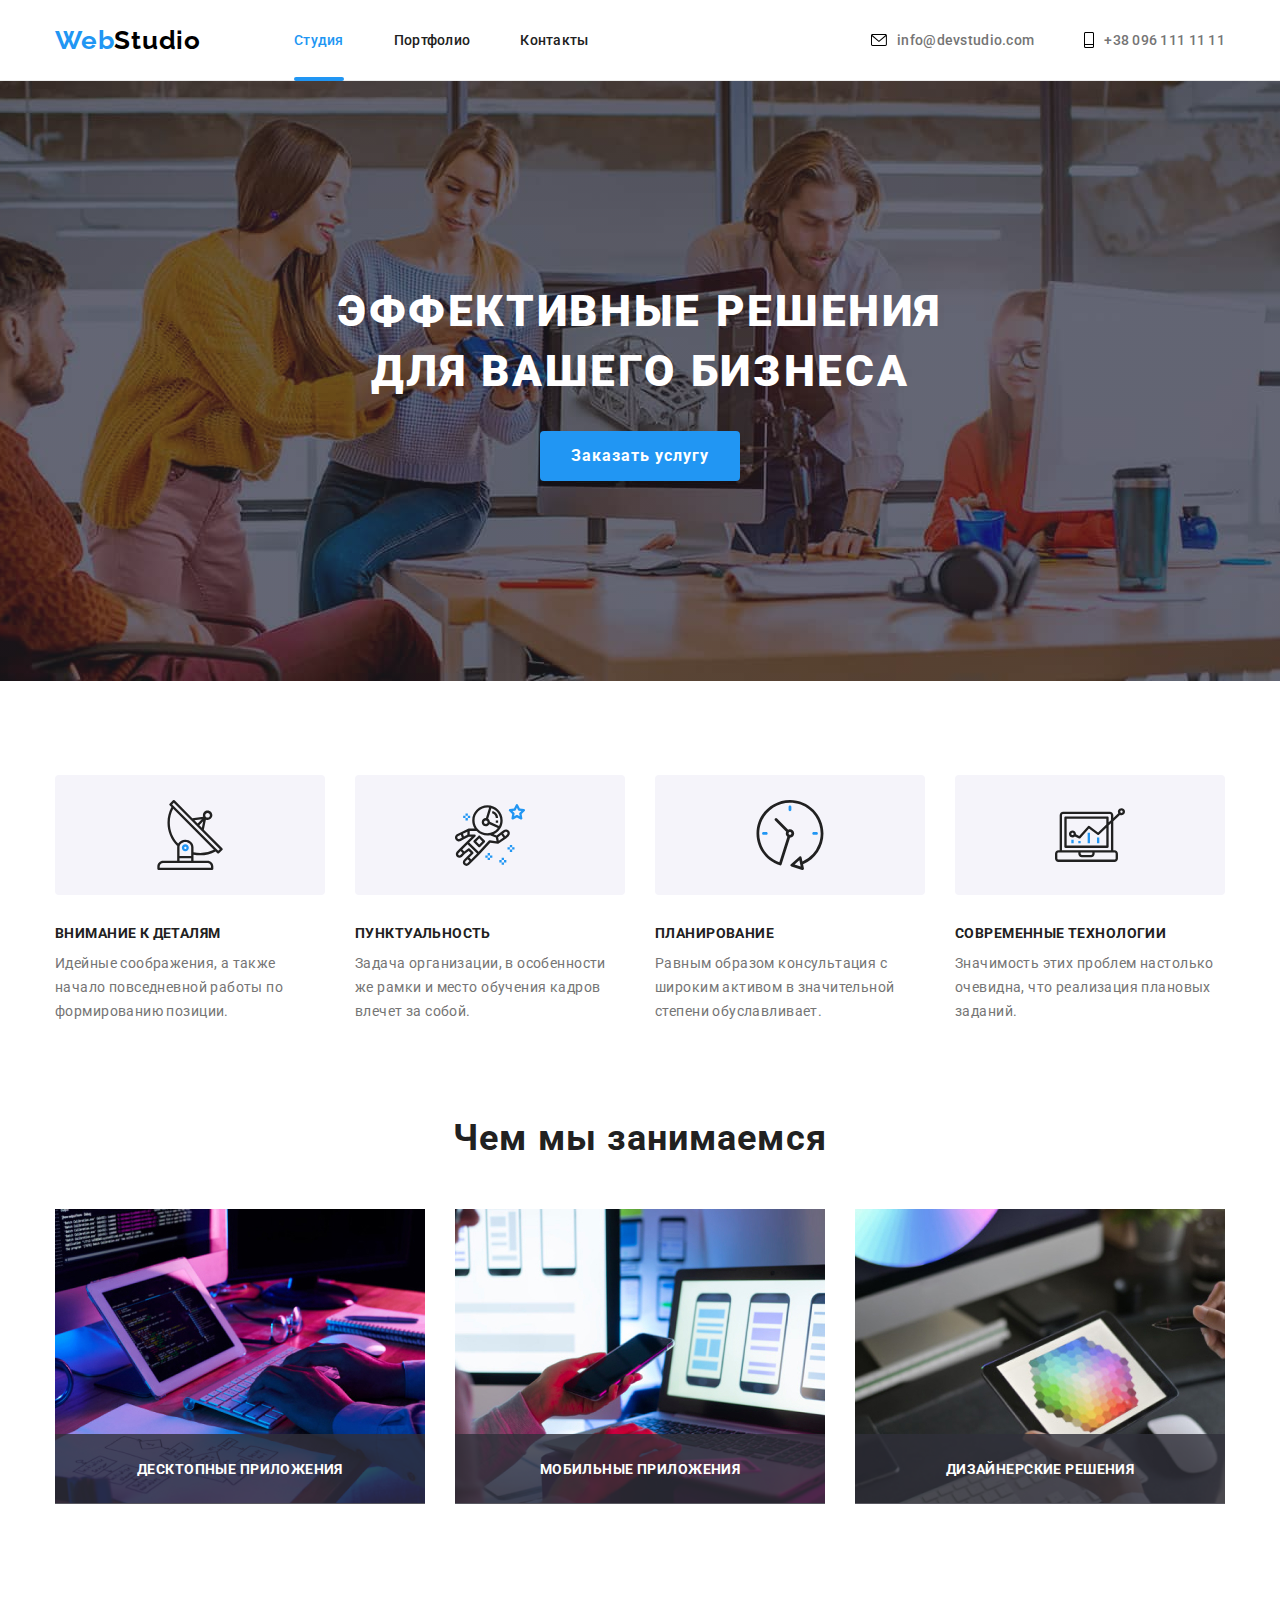
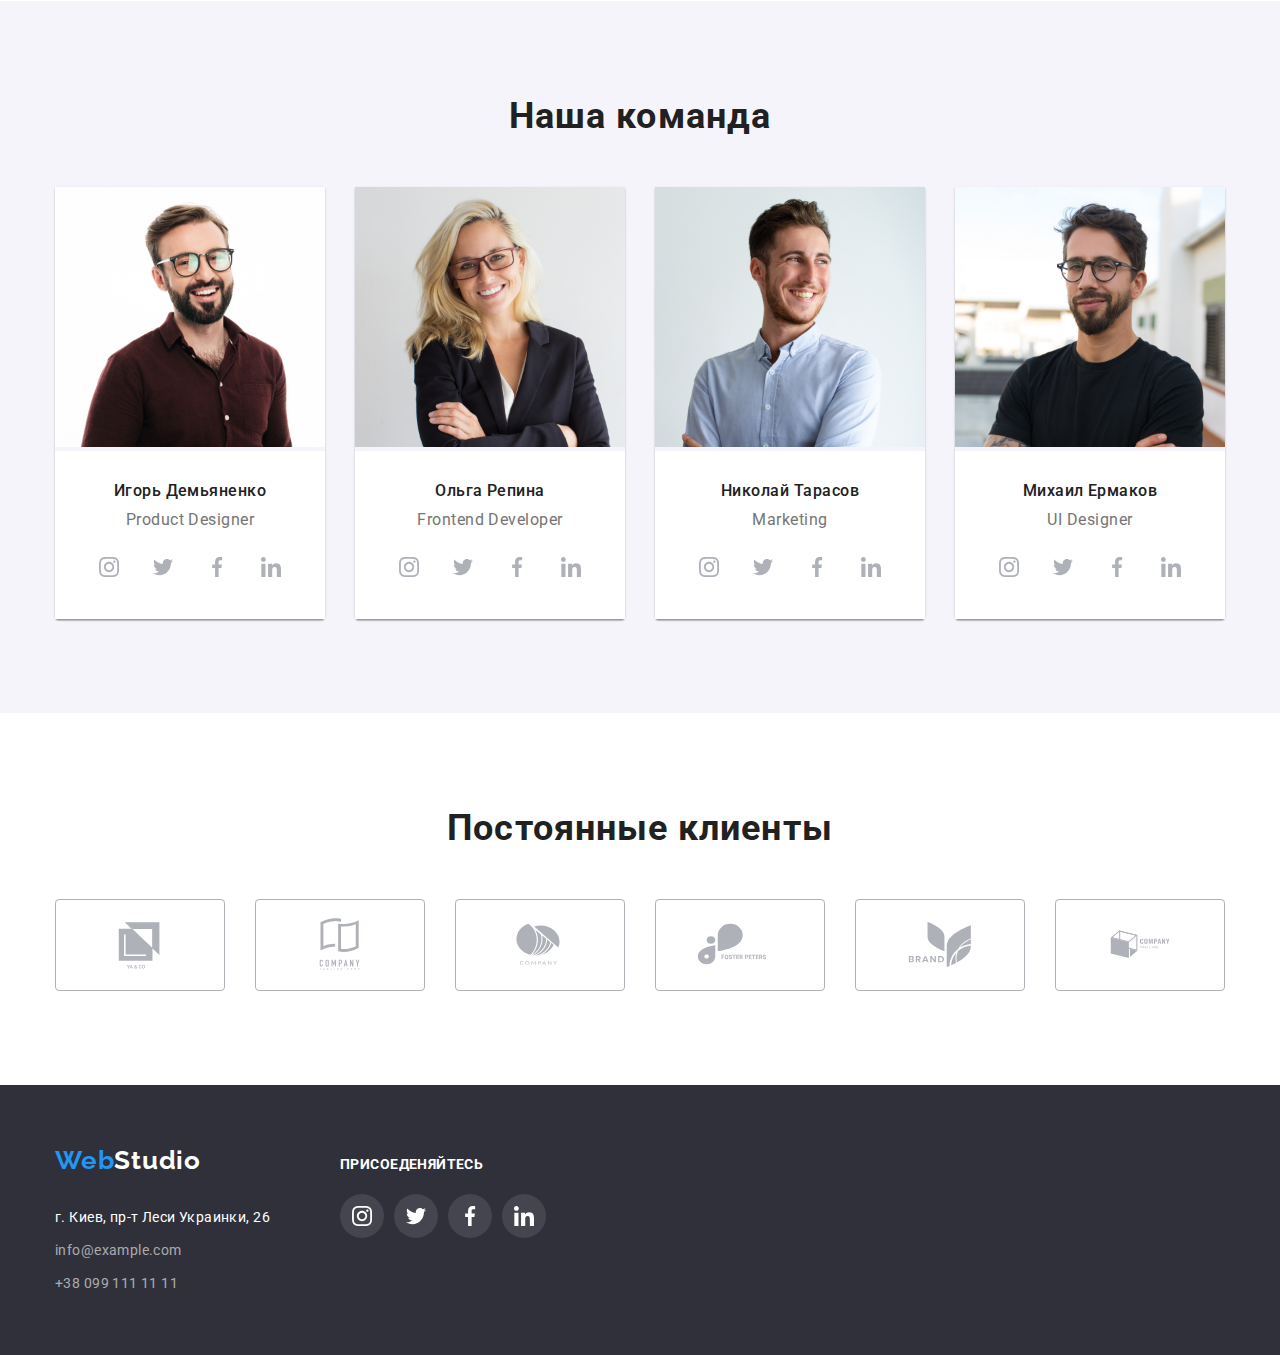
<file: index.html>
<!DOCTYPE html>
<html lang="en">

<head>
    <meta charset="UTF-8">
    <meta http-equiv="X-UA-Compatible" content="IE=edge">
    <meta name="viewport" content="width=device-width, initial-scale=1.0">
    <link rel="preconnect" href="https://fonts.googleapis.com">
    <link rel="preconnect" href="https://fonts.gstatic.com" crossorigin>
    <link
        href="https://fonts.googleapis.com/css2?family=Raleway:wght@700&family=Roboto:wght@400;500;700;900&display=swap"
        rel="stylesheet">
    <link rel="stylesheet"
        href="https://cdnjs.cloudflare.com/ajax/libs/modern-normalize/1.1.0/modern-normalize.min.css">
    <link rel="stylesheet" href="./css/styles.css">
    <title>WebStudio</title>


</head>

<body class="no-scroll">
    <header class="header">
        <div class="header-content container">
            <nav class="navbar">
                <a class="logo-link " href="./index.html"><span class="logo-section">Web</span>Studio</a>
                <ul class="navbar-list">
                    <li class="navbar-list-items list"><a class="navbar-link link current"
                            href="./index.html">Студия</a>
                    </li>
                    <li class="navbar-list-items list"><a class="navbar-link link" href="./portfolio.html">Портфолио</a>
                    </li>
                    <li class="navbar-list-items list"><a class="navbar-link link" href="">Контакты</a></li>
                </ul>
            </nav>
            <ul class="feedback-list">
                <li class="navbar-feedback list"><a class="navbar-link link" href="mailto:info@devstudio.com">
                        <svg class="svg-feedback" width="16" height="12">
                            <use href="./images/icons.svg#mail">
                            </use>
                        </svg>
                        info@devstudio.com</a>
                </li>
                <li class="navbar-feedback list"><a class="navbar-link link" href="tel:+380961111111">
                        <svg class="svg-feedback" width="10" height="16">
                            <use href="./images/icons.svg#phone">
                            </use>
                        </svg>+38 096 111 11 11
                    </a>

                    </a>
                </li>
            </ul>
        </div>
    </header>

    <main class="main">
        <section class="hero ">
            <h1 class="hero-title"> ЭФФЕКТИВНЫЕ РЕШЕНИЯ ДЛЯ ВАШЕГО БИЗНЕСА</h1>
            <button class="hero-button" type="button" data-modal-open> <span class="hero-text">Заказать услугу</span>
            </button>
        </section>
        <!-- about us-->
        <section class="section">
            <div class=" container">
                <ul class="about-list">
                    <li class="about-list-items list">

                        <div class="benefits-container">
                            <svg class="benefis-svg">
                                <use href="./images/icons.svg#antenna">
                                </use>
                            </svg>
                        </div>

                        <h3 class="about-section">ВНИМАНИЕ К ДЕТАЛЯМ</h3>
                        <p class="about-text">Идейные соображения, а также начало повседневной работы по формированию
                            позиции.</p>
                    </li>
                    <li class="about-list-items list">
                        <div class="benefits-container">
                            <svg class="benefis-svg">
                                <use href="./images/icons.svg#astronaut">
                                </use>
                            </svg>
                        </div>
                        <h3 class="about-section">ПУНКТУАЛЬНОСТЬ</h3>
                        <p class="about-text">Задача организации, в особенности же рамки и место обучения кадров влечет
                            за
                            собой. </p>
                    </li>
                    <li class="about-list-items list">
                        <div class="benefits-container">
                            <svg class="benefis-svg">
                                <use href="./images/icons.svg#clock">
                                </use>
                            </svg>
                        </div>
                        <H3 class="about-section">ПЛАНИРОВАНИЕ</H3>
                        <p class="about-text">Равным образом консультация с широким активом в значительной степени
                            обуславливает. </p>
                    </li>
                    <li class="about-list-items list">
                        <div class="benefits-container">
                            <svg class="benefis-svg">
                                <use href="./images/icons.svg#diagram">
                                </use>
                            </svg>
                        </div>
                        <h3 class="about-section">СОВРЕМЕННЫЕ ТЕХНОЛОГИИ</h3>
                        <p class="about-text">Значимость этих проблем настолько очевидна, что реализация плановых
                            заданий.
                        </p>
                    </li>
                </ul>
            </div>
        </section>
        <!--What are we doing-->
        <section class="what-doing section">
            <div class=" container">
                <h2 class="section-title">Чем мы занимаемся</h2>
                <ul class="section-list">
                    <li class="section-photo list"><img src="images/desktop.jpg" width="370" height="294"
                            alt="рабочий стол"></img>
                        <div class="overlay">
                            <p class="overlay-text">
                                ДЕСКТОПНЫЕ ПРИЛОЖЕНИЯ
                            </p>
                        </div>
                    </li>

                    <li class="section-photo list"><img src="images/mobile-development.jpg " width="370" height="294"
                            alt="мобильная разработка">
                        </img>
                        <div class="overlay">
                            <p class="overlay-text">
                                МОБИЛЬНЫЕ ПРИЛОЖЕНИЯ
                            </p>
                        </div>
                    </li>
                    <li class="section-photo list"><img src="images/tablet.jpg " width="370" height="294"
                            alt="планшет"></img>
                        <div class="overlay">
                            <p class="overlay-text">ДИЗАЙНЕРСКИЕ РЕШЕНИЯ</p>
                        </div>
                    </li>
                </ul>
            </div>
        </section>
        <!--Team-->
        <section class="team-section section ">
            <div class="container">
                <h2 class="team-people">Наша команда</h2>
                <ul class="team-list">
                    <li class="team-person-title list">
                        <img src="images/igor.jpg " width="270" height="260" alt="Игорь Демьяненко"></img>
                        <div class="activity">
                            <h3 class="team-people-list">Игорь Демьяненко</h3>
                            <p class="team-job-title">Product Designer</p>
                            <ul class="social-list">
                                <li class="social-items list">
                                    <a class="social-link link" href="https://instagram.com" target="_blank"
                                        rel="noopener noreferrer" aria-label="instagram">
                                        <svg class="social-svg">
                                            <use href="./images/icons.svg#instagram">
                                            </use>
                                        </svg>
                                    </a>
                                </li>
                                <li class="social-items list">
                                    <a class="social-link link" href="https://twitter.com/" target="_blank"
                                        rel="noopener noreferrer" aria-label="twitter">
                                        <svg class="social-svg">
                                            <use href="./images/icons.svg#twitter">
                                            </use>
                                    </a>
                                </li>
                                <li class=" social-items list">
                                    <a class="social-link link" href="https://facebook.com/" target="_blank"
                                        rel="noopener noreferrer" aria-label="facebook">
                                        <svg class="social-svg">
                                            <use href="./images/icons.svg#facebook">
                                            </use>
                                    </a>
                                </li>
                                <li class="social-items list">
                                    <a class="social-link link" href="https://linkedin.com/" target="_blank"
                                        rel="noopener noreferrer" aria-label="linkedin">
                                        <svg class="social-svg">
                                            <use href="./images/icons.svg#linkedin">
                                            </use>
                                    </a>
                                </li>

                            </ul>
                        </div>
                    </li>
                    <li class="team-person-title list">
                        <img src="images/olga.jpg" width="270" height="260" alt="Ольга Репина"></img>
                        <div class="activity">
                            <h3 class="team-people-list">Ольга Репина</h3>
                            <p class="team-job-title">Frontend Developer</p>
                            <ul class="social-list">
                                <li class="social-items list">
                                    <a class="social-link link" href="https://instagram.com" target="_blank"
                                        rel="noopener noreferrer" aria-label="instagram">
                                        <svg class="social-svg">
                                            <use href="./images/icons.svg#instagram">
                                            </use>
                                        </svg>
                                    </a>
                                </li>
                                <li class="social-items list">
                                    <a class="social-link link" href="https://twitter.com/" target="_blank"
                                        rel="noopener noreferrer" aria-label="twitter">
                                        <svg class="social-svg">
                                            <use href="./images/icons.svg#twitter">
                                            </use>
                                    </a>
                                </li>
                                <li class=" social-items list">
                                    <a class="social-link link" href="https://facebook.com/" target="_blank"
                                        rel="noopener noreferrer" aria-label="facebook">
                                        <svg class="social-svg">
                                            <use href="./images/icons.svg#facebook">
                                            </use>
                                    </a>
                                </li>
                                <li class="social-items list">
                                    <a class="social-link link" href="https://linkedin.com/" target="_blank"
                                        rel="noopener noreferrer" aria-label="linkedin">
                                        <svg class="social-svg">
                                            <use href="./images/icons.svg#linkedin">
                                            </use>
                                    </a>
                                </li>

                            </ul>
                        </div>
                    </li>
                    <li class="team-person-title list">
                        <img src="images/nikolay.jpg" width="270" height="260" alt="Николай Тарасов"></img>
                        <div class="activity">
                            <h3 class="team-people-list">Николай Тарасов</h3>
                            <p class="team-job-title">Marketing</p>
                            <ul class="social-list">
                                <li class="social-items list">
                                    <a class="social-link link" href="https://instagram.com" target="_blank"
                                        rel="noopener noreferrer" aria-label="instagram">
                                        <svg class="social-svg">
                                            <use href="./images/icons.svg#instagram">
                                            </use>
                                        </svg>
                                    </a>
                                </li>
                                <li class="social-items list">
                                    <a class="social-link link" href="https://twitter.com/" target="_blank"
                                        rel="noopener noreferrer" aria-label="twitter">
                                        <svg class="social-svg">
                                            <use href="./images/icons.svg#twitter">
                                            </use>
                                    </a>
                                </li>
                                <li class=" social-items list">
                                    <a class="social-link link" href="https://facebook.com/" target="_blank"
                                        rel="noopener noreferrer" aria-label="facebook">
                                        <svg class="social-svg">
                                            <use href="./images/icons.svg#facebook">
                                            </use>
                                    </a>
                                </li>
                                <li class="social-items list">
                                    <a class="social-link link" href="https://linkedin.com/" target="_blank"
                                        rel="noopener noreferrer" aria-label="linkedin">
                                        <svg class="social-svg">
                                            <use href="./images/icons.svg#linkedin">
                                            </use>
                                    </a>
                                </li>

                            </ul>
                        </div>
                    </li>
                    <li class="team-person-title list">
                        <img src="images/misha.jpg" width="270" height="260" alt="Михаил Ермаков"></img>
                        <div class="activity">
                            <h3 class="team-people-list">Михаил Ермаков</h3>
                            <p class="team-job-title">UI Designer</p>
                            <ul class="social-list">
                                <li class="social-items list">
                                    <a class="social-link link" href="https://instagram.com" target="_blank"
                                        rel="noopener noreferrer" aria-label="instagram">
                                        <svg class="social-svg">
                                            <use href="./images/icons.svg#instagram">
                                            </use>
                                        </svg>
                                    </a>
                                </li>
                                <li class="social-items list">
                                    <a class="social-link link" href="https://twitter.com/" target="_blank"
                                        rel="noopener noreferrer" aria-label="twitter">
                                        <svg class="social-svg">
                                            <use href="./images/icons.svg#twitter">
                                            </use>
                                    </a>
                                </li>
                                <li class=" social-items list">
                                    <a class="social-link link" href="https://facebook.com/" target="_blank"
                                        rel="noopener noreferrer" aria-label="facebook">
                                        <svg class="social-svg">
                                            <use href="./images/icons.svg#facebook">
                                            </use>
                                    </a>
                                </li>
                                <li class="social-items list">
                                    <a class="social-link link" href="https://linkedin.com/" target="_blank"
                                        rel="noopener noreferrer" aria-label="linkedin">
                                        <svg class="social-svg">
                                            <use href="./images/icons.svg#linkedin">
                                            </use>
                                    </a>
                                </li>

                            </ul>
                        </div>
                    </li>
                </ul>
            </div>
        </section>
        <section class="section">
            <div class="container">
                <h3 class="clients-title">Постоянные клиенты</h3>
                <ul class="clients-list">
                    <li class="clients-items list">
                        <a class="clients-logo link" href="https://" target="_blank" rel="noopener noreferrer"
                            aria-label="company name">
                            <svg class="clients-svg">
                                <use href="./images/icons.svg#logo-1">
                                </use>
                            </svg>
                        </a>

                    </li>
                    <li class="clients-items list">
                        <a class="clients-logo link" href="https://" target="_blank" rel="noopener noreferrer"
                            aria-label="company name">
                            <svg class="clients-svg">
                                <use href="./images/icons.svg#logo-2">
                                </use>
                            </svg>
                        </a>

                    </li>
                    <li class="clients-items list">
                        <a class="clients-logo link" href="https://" target="_blank" rel="noopener noreferrer"
                            aria-label="company name">
                            <svg class="clients-svg">
                                <use href="./images/icons.svg#logo-3">
                                </use>
                            </svg>
                        </a>

                    </li>
                    <li class="clients-items list">
                        <a class="clients-logo link" href="https://" target="_blank" rel="noopener noreferrer"
                            aria-label="company name">
                            <svg class="clients-svg">
                                <use href="./images/icons.svg#logo-4">
                                </use>
                            </svg>
                        </a>

                    </li>
                    <li class="clients-items list">
                        <a class="clients-logo link" href="https://" target="_blank" rel="noopener noreferrer"
                            aria-label="company name">
                            <svg class="clients-svg">
                                <use href="./images/icons.svg#logo-5">
                                </use>
                            </svg>
                        </a>

                    </li>
                    <li class="clients-items list">
                        <a class="clients-logo link" href="https://" target="_blank" rel="noopener noreferrer"
                            aria-label="company name">
                            <svg class="clients-svg">
                                <use href="./images/icons.svg#logo-6">
                                </use>
                            </svg>
                        </a>


                    </li>
                </ul>
            </div>
        </section>
    </main>
    <footer class="footer ">
        <div class="footer-info container">
            <div>
                <a class="footer-logo link" href="https://./index.html" target="_blank" rel="noopener noreferrer">
                    <span class="footer-logo-section">Web</span>Studio</a>
                <address>
                    <ul class="footer-nav">
                        <li class="adress-list list"><a class="ardess-position link "
                                href="https://goo.gl/maps/Vx1k762oTrEUdPKi6" rel="noopener noreferrer ">
                                г. Киев, пр-т Леси
                                Украинки, 26</a></li>
                        <li class="adress-list list"><a class="footer-feedback link "
                                href="mailto:info@example.com">info@example.com</a></li>
                        <li class="adress-list list"><a class="footer-feedback link " href="tel:+380991111111">+38
                                099 111
                                11
                                11</a></li>
                    </ul>
            </div>
            <div class="footer-social">
                <h4 class="footer-social-title">ПРИСОЕДЕНЯЙТЕСЬ</h4>
                <ul>
                    <ul class="social-footer">
                        <li class="social-footer list">
                            <a class="footer-link link" href="https://instagram.com" target="_blank"
                                rel="noopener noreferrer" aria-label="instagram">
                                <svg class="footer-svg">
                                    <use href="./images/icons.svg#instagram">
                                    </use>
                                </svg>
                            </a>
                        </li>
                        <li class="social-footer list">
                            <a class="footer-link link" href="https://twitter.com/" target="_blank"
                                rel="noopener noreferrer" aria-label="twitter">
                                <svg class="footer-svg">
                                    <use href="./images/icons.svg#twitter">
                                    </use>
                                </svg>
                            </a>
                        </li>
                        <li class=" social-footer list">
                            <a class="footer-link link" href="https://facebook.com/" target="_blank"
                                rel="noopener noreferrer" aria-label="facebook">
                                <svg class="footer-svg">
                                    <use href="./images/icons.svg#facebook">
                                    </use>
                                </svg>
                            </a>
                        </li>
                        <li class="social-footer list">
                            <a class="footer-link link" href="https://linkedin.com/" target="_blank"
                                rel="noopener noreferrer" aria-label="linkedin">
                                <svg class="footer-svg">
                                    <use href="./images/icons.svg#linkedin">
                                    </use>
                                </svg>
                            </a>
                    </ul>
            </div>
        </div>
        </address>
    </footer>
    <div class="backdrop is-hidden" data-modal>
        <div class="modal">
            <button class="modal-btn" type="button" data-modal-close>
                <svg class="close">
                    <use href="./images/icons.svg#close"></use>
                </svg>
            </button>
        </div>
    </div>
    <script src="./js/modal.js"></script>
</body>

</html>
</file>
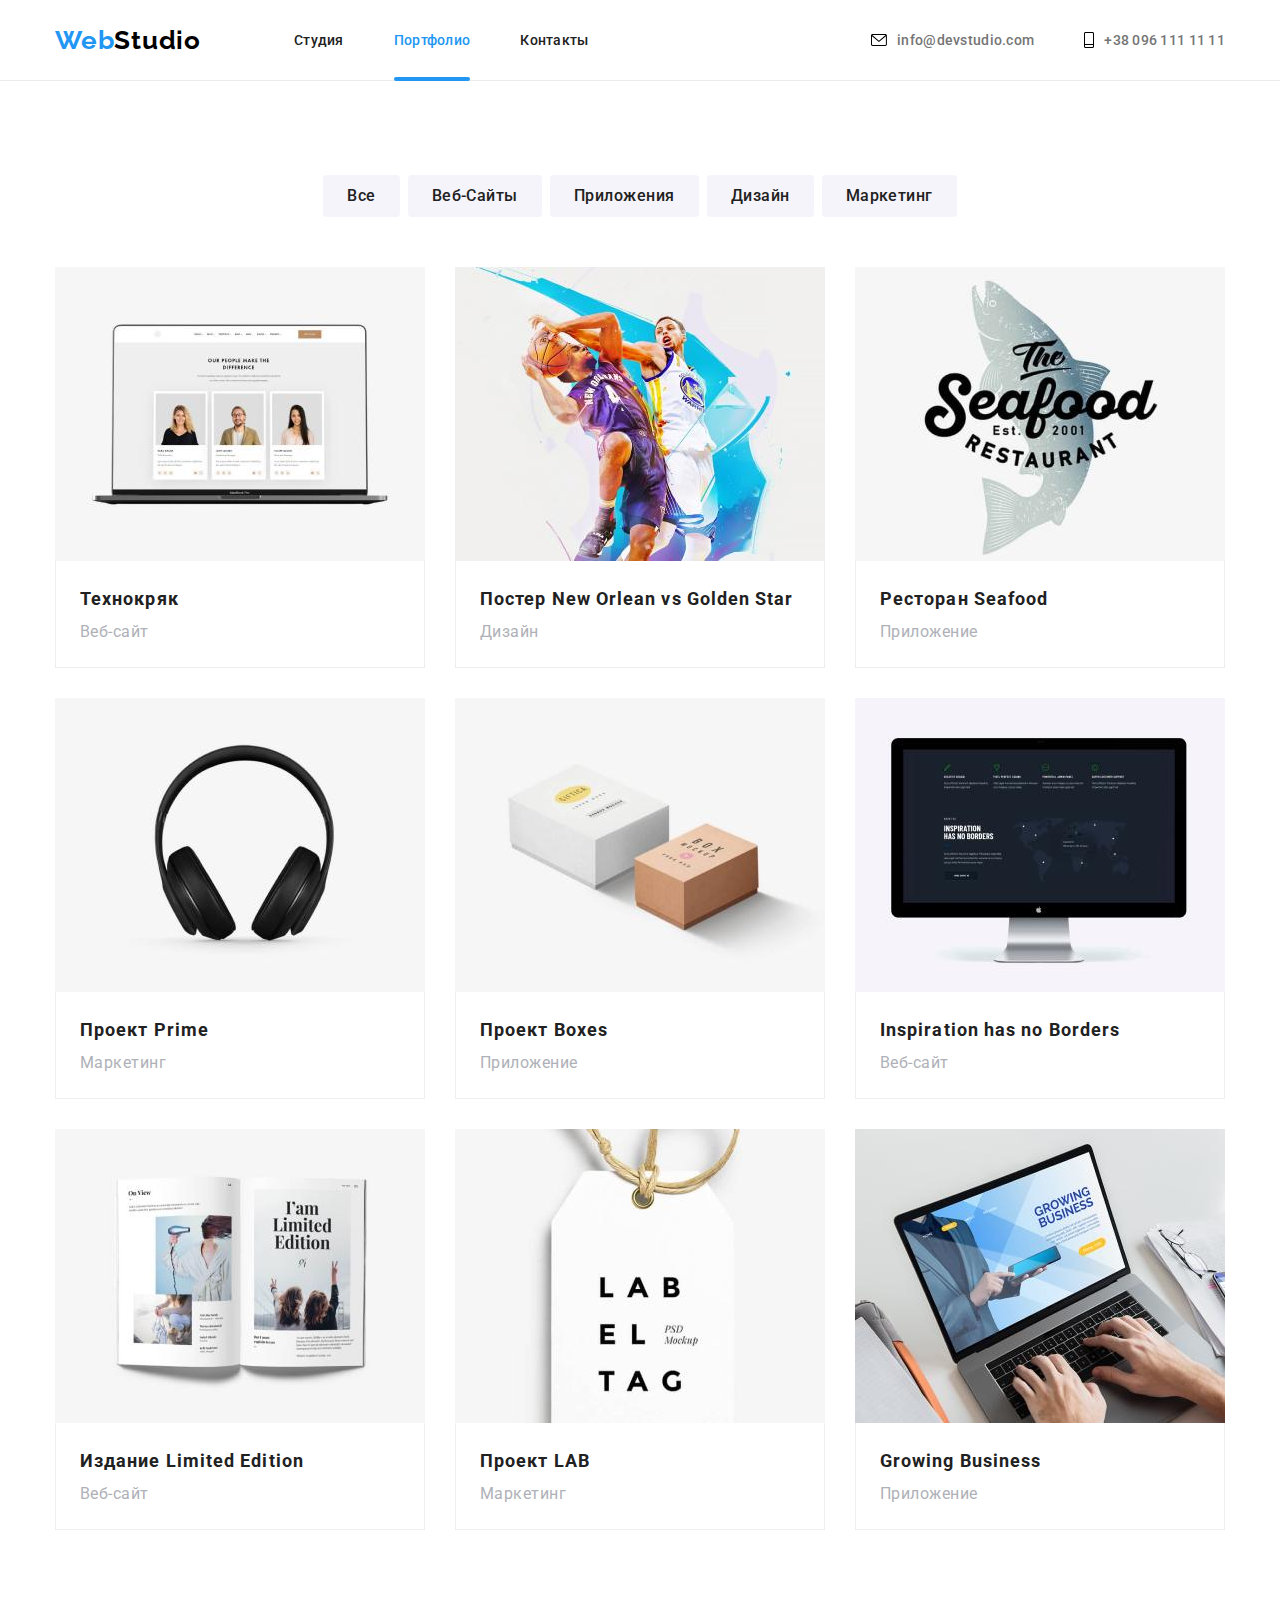
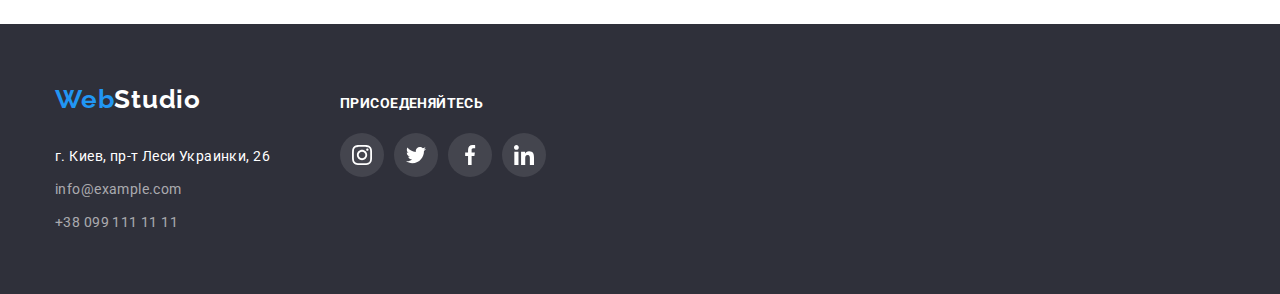
<file: portfolio.html>
<!DOCTYPE html>
<html lang="en">

<head>
    <meta charset="UTF-8" />
    <meta http-equiv="X-UA-Compatible" content="IE=edge" />
    <meta name="viewport" content="width=device-width, initial-scale=1.0" />
    <link rel="preconnect" href="https://fonts.googleapis.com" />
    <link rel="preconnect" href="https://fonts.gstatic.com" crossorigin />
    <link
        href="https://fonts.googleapis.com/css2?family=Raleway:wght@700&family=Roboto:wght@400;500;700;900&display=swap"
        rel="stylesheet" />
    <link rel="stylesheet"
        href="https://cdnjs.cloudflare.com/ajax/libs/modern-normalize/1.1.0/modern-normalize.min.css" />
    <link rel="stylesheet" href="./css/styles.css" />
    <title>Portfolio</title>
</head>

<body>
    <header class="header">
        <div class="header-content container">
            <nav class="navbar">
                <a class="logo-link " href="./index.html"><span class="logo-section">Web</span>Studio</a>
                <ul class="navbar-list">
                    <li class="navbar-list-items list"><a class="navbar-link link " href="./index.html">Студия</a>
                    </li>
                    <li class="navbar-list-items list"><a class="navbar-link link current"
                            href="./portfolio.html">Портфолио</a>
                    </li>
                    <li class="navbar-list-items list"><a class="navbar-link link" href="">Контакты</a></li>
                </ul>
            </nav>
            <ul class="feedback-list">
                <li class="navbar-feedback list"><a class="navbar-link link" href="mailto:info@devstudio.com">
                        <svg class="svg-feedback" width="16" height="12">
                            <use href="./images/icons.svg#mail">
                            </use>
                        </svg>
                        info@devstudio.com</a>
                </li>
                <li class="navbar-feedback list"><a class="navbar-link link" href="tel:+380961111111">
                        <svg class="svg-feedback" width="10" height="16">
                            <use href="./images/icons.svg#phone">
                            </use>
                        </svg>+38 096 111 11 11
                    </a>

                    </a>
                </li>
            </ul>
        </div>
    </header>

    <main>
        <!-- Filtr -->
        <section class="section">
            <div class="container">
                <ul class="filter-section">
                    <li class="filter-list list">
                        <button class="filtr-button" type="button">Все</button>
                    </li>
                    <li class="filter-list list">
                        <button class="filtr-button" type="button">Веб-Сайты</button>
                    </li>
                    <li class="filter-list list">
                        <button class="filtr-button" type="button">Приложения</button>
                    </li>
                    <li class="filter-list list">
                        <button class="filtr-button" type="button">Дизайн</button>
                    </li>
                    <li class="filter-list list">
                        <button class="filtr-button" type="button">Маркетинг</button>
                    </li>
                </ul>
                <!-- Projects list -->
                <ul class="project-list">
                    <li class="filtr-items list ">
                        <div class="overlay-div">
                            <img class="project-photo link" src="./images/tehno.jpg" alt="ТехноКряк" />
                            <p class="overlay-filtr-text overlay-filtr">Ресурс предлагает комплексные предложения с
                                разным уровнем
                                функционала и сервисов. Все это позволит посетителю получить
                                исчерпывающие сведения о компании или частном лице.</p>
                        </div>
                        <div class="filtr-container ">
                            <h2 class="project-list-title">Технокряк</h2>
                            <p class="project-list-categories">Веб-сайт</p>
                        </div>
                    </li>
                    <li class="filtr-items list">
                        <div class="overlay-div">
                            <img class="project-photo link" src="./images/poster.jpg" alt="ТехноКряк" />
                            <p class="overlay-filtr-text overlay-filtr">Ресурс предлагает комплексные предложения с
                                разным уровнем
                                функционала и сервисов. Все это позволит посетителю получить
                                исчерпывающие сведения о компании или частном лице.</p>
                        </div>
                        <div class="filtr-container">
                            <h2 class="project-list-title">Постер New Orlean vs Golden Star</h2>
                            <p class="project-list-categories">Дизайн</p>
                        </div>
                    </li>
                    <li class="filtr-items list">
                        <div class="overlay-div">
                            <img class="project-photo link" src="./images/seafood.jpg" alt="ТехноКряк" />
                            <p class="overlay-filtr-text overlay-filtr">Ресурс предлагает комплексные предложения с
                                разным уровнем
                                функционала и сервисов. Все это позволит посетителю получить
                                исчерпывающие сведения о компании или частном лице.</p>
                        </div>

                        <div class="filtr-container">
                            <h2 class="project-list-title">Ресторан Seafood</h2>
                            <p class="project-list-categories">Приложение</p>

                        </div>

                    </li>
                    <li class="filtr-items list">
                        <div class="overlay-div">
                            <img class="project-photo link" src="./images/prime.jpg" alt="ТехноКряк" />
                            <p class="overlay-filtr-text overlay-filtr">Ресурс предлагает комплексные предложения с
                                разным уровнем
                                функционала и сервисов. Все это позволит посетителю получить
                                исчерпывающие сведения о компании или частном лице.</p>
                        </div>

                        <div class="filtr-container">
                            <h2 class="project-list-title">Проект Prime</h2>
                            <p class="project-list-categories">Маркетинг</p>
                        </div>
                    </li>
                    <li class="filtr-items list">
                        <div class="overlay-div">
                            <img class="project-photo link" src="./images/boxes.jpg" alt="ТехноКряк" />
                            <p class="overlay-filtr-text overlay-filtr">Ресурс предлагает комплексные предложения с
                                разным уровнем
                                функционала и сервисов. Все это позволит посетителю получить
                                исчерпывающие сведения о компании или частном лице.</p>
                        </div>

                        <div class="filtr-container">
                            <h2 class="project-list-title">Проект Boxes</h2>
                            <p class="project-list-categories">Приложение</p>
                        </div>
                    </li>
                    <li class="filtr-items list">
                        <div class="overlay-div">
                            <img class="project-photo link" src="./images/noborders.jpg" alt="ТехноКряк" />
                            <p class="overlay-filtr-text overlay-filtr">Ресурс предлагает комплексные предложения с
                                разным уровнем
                                функционала и сервисов. Все это позволит посетителю получить
                                исчерпывающие сведения о компании или частном лице.</p>
                        </div>

                        <div class="filtr-container">
                            <h2 class="project-list-title">Inspiration has no Borders</h2>
                            <p class="project-list-categories">Веб-сайт</p>
                        </div>
                    </li>
                    <li class="filtr-items list">
                        <div class="overlay-div">
                            <img class="project-photo link" src="./images/limited.jpg" alt="ТехноКряк" />
                            <p class="overlay-filtr-text overlay-filtr">Ресурс предлагает комплексные предложения с
                                разным уровнем
                                функционала и сервисов. Все это позволит посетителю получить
                                исчерпывающие сведения о компании или частном лице.</p>
                        </div>

                        <div class="filtr-container">
                            <h2 class="project-list-title">Издание Limited Edition</h2>
                            <p class="project-list-categories">Веб-сайт</p>
                        </div>
                    </li>
                    <li class="filtr-items list">
                        <div class="overlay-div">
                            <img class="project-photo link" src="./images/lab.jpg" alt="ТехноКряк" />
                            <p class="overlay-filtr-text overlay-filtr">Ресурс предлагает комплексные предложения с
                                разным уровнем
                                функционала и сервисов. Все это позволит посетителю получить
                                исчерпывающие сведения о компании или частном лице.</p>
                        </div>

                        <div class="filtr-container">
                            <h2 class="project-list-title">Проект LAB</h2>
                            <p class="project-list-categories">Маркетинг</p>
                        </div>
                    </li>
                    <li class="filtr-items list">
                        <div class="overlay-div">
                            <img class="project-photo link" src="./images/growing.jpg" alt="ТехноКряк" />
                            <p class="overlay-filtr-text overlay-filtr">Ресурс предлагает комплексные предложения с
                                разным уровнем
                                функционала и сервисов. Все это позволит посетителю получить
                                исчерпывающие сведения о компании или частном лице.</p>
                        </div>


                        <div class="filtr-container">
                            <h2 class="project-list-title">Growing Business</h2>
                            <p class="project-list-categories">Приложение</p>
                        </div>
                    </li>
                </ul>
            </div>
        </section>
    </main>
    <footer class="footer ">
        <div class="footer-info container">
            <div>
                <a class="footer-logo link" href="https://./index.html" target="_blank" rel="noopener noreferrer">
                    <span class="footer-logo-section">Web</span>Studio</a>
                <address>
                    <ul class="footer-nav">
                        <li class="adress-list list"><a class="ardess-position link "
                                href="https://goo.gl/maps/Vx1k762oTrEUdPKi6" rel="noopener noreferrer ">
                                г. Киев, пр-т Леси
                                Украинки, 26</a></li>
                        <li class="adress-list list"><a class="footer-feedback link "
                                href="mailto:info@example.com">info@example.com</a></li>
                        <li class="adress-list list"><a class="footer-feedback link " href="tel:+380991111111">+38
                                099 111
                                11
                                11</a></li>
                    </ul>
            </div>
            <div class="footer-social">
                <h4 class="footer-social-title">ПРИСОЕДЕНЯЙТЕСЬ</h4>
                <ul>
                    <ul class="social-footer">
                        <li class="social-footer list">
                            <a class="footer-link link" href="https://instagram.com" target="_blank"
                                rel="noopener noreferrer" aria-label="instagram">
                                <svg class="footer-svg">
                                    <use href="./images/icons.svg#instagram">
                                    </use>
                                </svg>
                            </a>
                        </li>
                        <li class="social-footer list">
                            <a class="footer-link link" href="https://twitter.com/" target="_blank"
                                rel="noopener noreferrer" aria-label="twitter">
                                <svg class="footer-svg">
                                    <use href="./images/icons.svg#twitter">
                                    </use>
                                </svg>
                            </a>
                        </li>
                        <li class=" social-footer list">
                            <a class="footer-link link" href="https://facebook.com/" target="_blank"
                                rel="noopener noreferrer" aria-label="facebook">
                                <svg class="footer-svg">
                                    <use href="./images/icons.svg#facebook">
                                    </use>
                                </svg>
                            </a>
                        </li>
                        <li class="social-footer list">
                            <a class="footer-link link" href="https://linkedin.com/" target="_blank"
                                rel="noopener noreferrer" aria-label="linkedin">
                                <svg class="footer-svg">
                                    <use href="./images/icons.svg#linkedin">
                                    </use>
                                </svg>
                            </a>
                    </ul>
            </div>
        </div>
        </address>

    </footer>
</body>

</html>
</file>
<file: css/styles.css>
:root {
  /*text-color*/
  --main-text-color: #212121;
  --second-text-color: #757575;
  --third-text-color: rgba(255, 255, 255, 0.6);
  --accent-color: #2196f3;
  /* fonts-family */
  --main-font: 'Roboto', sans-serif;
  --second-font: 'Raleway', sans-serif;
  /* background-color */
  --bg-dark-clr: #2f303a;
  --bg-light-clr: #f5f4fa;
  /* transition */
  --cubic: cubic-bezier(0.4, 0, 0.2, 1);
}

body {
  font-family: var(--main-font);
  color: var(--main-text-color);
}

/* reset styles */
.link {
  text-decoration: none;
  color: currentColor;
}

.list {
  list-style: none;
}

h1,
h2,
h3,
h4,
h5,
h6,
ul,
ol,
p,
ul {
  margin-top: 0px;
  margin-bottom: 0px;
  padding: 0px;
}

/* Class container */
.container {
  width: 1200px;
  margin: 0 auto;
  padding-left: 15px;
  padding-right: 15px;
}

/* .SECTION STYLES */
.section {
  padding-top: 94px;
  padding-bottom: 94px;
}

/**************************
            Header
    **************************/

.header {
  border-width: 1px;
  border-bottom-style: solid;
  border-color: #ececec;
}

.current {
  position: relative;
  color: var(--accent-color);
}

.current::before {
  position: absolute;
  display: block;

  bottom: -1px;
  right: 0;
  content: '';
  width: 100%;
  height: 4px;
  border-radius: 2px;
  background-color: var(--accent-color);
}

.header-content {
  justify-content: space-between;
  display: flex;

  align-items: center;

  align-items: center;
}

/* logo */
.logo-link:hover,
.logo-link:focus {
  color: var(--accent-color);
}

.logo-link {
  transition: color 250ms var(--cubic);
  text-decoration: none;
  font-family: 'Raleway';
  font-weight: 700;
  font-size: 26px;
  line-height: calc(31 / 26);
  letter-spacing: 0.03em;
  color: #000000;
  -webkit-transition: color 250ms var(--cubic);
  -moz-transition: color 250ms var(--cubic);
  -ms-transition: color 250ms var(--cubic);
  -o-transition: color 250ms var(--cubic);
}

.logo-section {
  color: var(--accent-color);
}

/* Navbar */
.navbar {
  display: flex;
  align-items: center;
}

.navbar-list {
  margin-left: 93px;
  display: flex;
}

.navbar-list-items:hover,
.navbar-list-items:focus {
  color: var(--accent-color);
}

.navbar-list-items {
  margin-right: 50px;
  display: block;
  font-family: 'Roboto';
  font-weight: 500;
  font-size: 14px;
  line-height: calc(16 / 14);
  letter-spacing: 0.02em;
  color: var(--main-text-color);
}

.navbar-list-items:last-child {
  margin-right: 0px;
}

.navbar-feedback:hover,
.navbar-feedback:focus {
  color: var(--accent-color);
}

.feedback-list {
  display: flex;
}

.navbar-feedback:first-child {
  margin-left: 0px;
}

.navbar-feedback {
  margin-left: 50px;
  margin-right: 25px;
  font-family: 'Roboto';
  font-style: normal;
  font-weight: 500;
  font-size: 14px;
  line-height: calc(16 / 14);
  letter-spacing: 0.02em;
  margin-right: 0px;
  color: var(--second-text-color);
}

.navbar-link {
  display: flex;
  transition: color 250ms var(--cubic);
  align-items: center;
  justify-content: center;
  padding-top: 32px;
  padding-bottom: 32px;
  -webkit-transition: color 250ms var(--cubic);
  -moz-transition: color 250ms var(--cubic);
  -ms-transition: color 250ms var(--cubic);
  -o-transition: color 250ms var(--cubic);
}

.navbar-link:focus,
.navbar-link:hover {
  color: var(--accent-color);
}

/* SVG */
.navbar-link:hover .svg-feedback,
.navbar-link:focus .svg-feedback {
  fill: var(--accent-color);
}

.svg-feedback {
  transition: fill 250ms var(--cubic);
  margin-right: 10px;
  display: block;
}

/**************************
           Main
    **************************/

/* HERO */
.hero {
  background-color: var(--bg-dark-clr);
  background-image: linear-gradient(to right, rgba(47, 48, 58, 0.4), rgba(47, 48, 58, 0.4)),
    url(../images/hero-background.jpg);
  margin: 0 auto;
  max-width: 1600px;
  background-size: cover;
  background-position: center;
  background-repeat: no-repeat;
  text-align: center;
  padding-top: 200px;
  padding-bottom: 200px;
}

/* Hero-title */

.hero-title {
  margin-left: auto;
  margin-right: auto;
  font-weight: 900;
  font-size: 44px;
  line-height: calc(60 / 44);
  text-align: center;
  letter-spacing: 0.06em;
  text-transform: uppercase;
  color: #ffffff;
  width: 696px;
}

/* button */
.hero-button {
  margin-top: 30px;
  background-color: #2196f3;
  box-shadow: 0px 4px 4px rgba(0, 0, 0, 0.15);
  border-radius: 4px;
  cursor: pointer;
  text-align: center;
  width: 200px;
  min-height: 50px;
  border: transparent;
  transition: color, 250ms var(--cubic);
  -webkit-transition: color, 250ms var(--cubic);
}

/* Text */
.hero-text {
  font-family: 'Roboto';
  font-style: normal;
  font-weight: 700;
  font-size: 16px;
  line-height: calc(30 / 16);
  align-items: center;
  text-align: center;
  letter-spacing: 0.06em;
  color: #ffffff;
}

.hero-button:hover,
.hero-button:focus {
  background-color: #188ce8;
  box-shadow: 0px 4px 4px rgba(0, 0, 0, 0.15);
  border-radius: 4px;
}

/* About us */

.about-list {
  display: flex;
}

.about-list:first-child {
  padding-left: 0px;
}

.about-list-items {
  padding-left: 30px;
}

.about-list-items:first-child {
  padding-left: 0px;
}

.about-section {
  margin-bottom: 10px;
  font-family: 'Roboto';
  font-weight: 700;
  font-size: 14px;
  line-height: calc(16 / 14);
  letter-spacing: 0.03em;
  text-transform: uppercase;
  text-align: left;
  color: var(--main-text-color);
}

.about-text {
  text-align: left;
  width: 270px;
  font-family: 'Roboto';
  font-size: 14px;
  line-height: calc(24 / 14);
  letter-spacing: 0.03em;
  color: var(--second-text-color);
}

.benefits-container {
  display: flex;
  justify-content: center;
  align-items: center;
  margin-bottom: 30px;
  width: 270px;
  height: 120px;
  background-color: var(--bg-light-clr);
  border-radius: 4px;
  -webkit-border-radius: 4px;
  -moz-border-radius: 4px;
  -ms-border-radius: 4px;
  -o-border-radius: 4px;
}

.benefis-svg {
  width: 70px;
  height: 70px;
}

.social-list {
  gap: 10px;
  margin-top: 16px;
  display: flex;
  justify-content: center;
  align-items: center;
}

.social-link {
  display: flex;
  align-items: center;
  justify-content: center;
  width: 44px;
  height: 44px;
  background-color: #ffffff;
  border-radius: 50%;
  transition: background-color 250ms var(--cubic);
}

.social-link:hover,
.social-link:focus {
  background-color: var(--accent-color);
}

.social-link:hover .social-svg,
.social-link:focus .social-svg {
  fill: #ffffff;
}

.social-svg {
  fill: #afb1b8;
}

/* What are we doing */

.what-doing {
  padding-top: 0px;
}

/* section-list */
.section-list {
  display: flex;

  margin-top: 50px;
}

.section-title {
  font-family: 'Roboto';
  font-weight: 700;
  font-size: 36px;
  line-height: calc(42 / 36);
  text-align: center;
  letter-spacing: 0.03em;
  color: var(--main-text-color);
}

.overlay {
  display: flex;
  justify-content: center;
  align-items: center;
  position: absolute;
  bottom: 3px;
  left: 0;

  width: 370px;
  height: 70px;
  background-color: rgba(47, 48, 58, 0.8);
}
.overlay-text {
  font-weight: 700;
  font-size: 14px;
  line-height: calc(16 / 14);
  text-align: center;
  letter-spacing: 0.03em;
  text-transform: uppercase;
  color: #ffffff;
}
.section-photo {
  position: relative;
  margin-right: 30px;
  display: block;
}

.section-photo:last-child {
  margin-right: 0px;
}

/* Team */
.team-section {
  background-color: var(--bg-light-clr);
}

.team-list {
  display: flex;
}

.team-people {
  margin-bottom: 50px;
  font-family: 'Roboto';
  font-weight: 700;
  font-size: 36px;
  line-height: calc(42 / 36);
  text-align: center;
  letter-spacing: 0.03em;
}

.activity {
  background-color: #ffffff;
  padding-bottom: 30px;
  padding-top: 30px;
  text-align: center;
}

.team-people-list {
  padding-bottom: 10px;
  font-weight: 500;
  font-size: 16px;
  line-height: calc(19 / 16);
  letter-spacing: 0.03em;
  color: var(--main-text-color);
}

.team-person-title:first-child {
  margin-left: 0px;
}

.team-person-title {
  margin-left: 30px;
  font-size: 16px;
  line-height: calc(19 / 16);
  letter-spacing: 0.03em;
  color: var(--second-text-color);
  box-shadow: 0px 1px 3px rgba(0, 0, 0, 0.12), 0px 1px 1px rgba(0, 0, 0, 0.14),
    0px 2px 1px rgba(0, 0, 0, 0.2);
  border-radius: 0px 0px 4px 4px;
}

.team-job-title {
  font-weight: 400;
  font-size: 16px;
  line-height: calc(19 / 16);
  letter-spacing: 0.03em;

  color: #757575;
}

/* Team SVG */
.social-svg {
  width: 20px;
  height: 20px;
}

/* Clients */
.clients-title {
  font-size: 36px;
  line-height: 42px;
  text-align: center;
  letter-spacing: 0.03em;
  margin-bottom: 50px;

  color: #212121;
}

.clients-list {
  display: flex;
  align-items: center;
  justify-content: center;
  gap: 30px;
}

.clients-logo:hover,
.clients-logo:focus {
  border-color: var(--accent-color);
}

.clients-logo:hover .clients-svg,
.clients-logo:focus .clients-svg {
  fill: var(--accent-color);
}

.clients-svg {
  width: 106px;
  height: 60px;
  fill: #afb1b8;
  transition: fill 250ms var(--cubic);
  -webkit-transition: fill 250ms var(--cubic);
  -moz-transition: fill 250ms var(--cubic);
  -ms-transition: fill 250ms var(--cubic);
  -o-transition: fill 250ms var(--cubic);
}

.clients-logo {
  width: 170px;
  height: 92px;
  border: 1px solid #afb1b8;
  border-radius: 4px;
  display: flex;
  justify-content: center;
  align-items: center;
  transition: border-color 250ms var(--cubic);
  -webkit-transition: border-color 250ms var(--cubic);
  -moz-transition: border-color 250ms var(--cubic);
  -ms-transition: border-color 250ms var(--cubic);
  -o-transition: border-color 250ms var(--cubic);
}

/**************************
          footer
    **************************/

.footer {
  background-color: var(--bg-dark-clr);
  padding-top: 60px;
  padding-bottom: 60px;
}

.footer-logo:hover,
.footer-logo:focus {
  color: var(--accent-color);
}

.footer-logo {
  display: inline-block;
  font-family: 'Raleway';
  font-weight: 700;
  font-size: 26px;
  line-height: calc(31 / 26);
  letter-spacing: 0.03em;
  color: #ffffff;
  transition: color 250ms var(--cubic);
}

.footer-nav {
  padding-top: 20px;
}

.ardess-position {
  font-family: 'Roboto';
  font-style: normal;
  font-size: 14px;
  line-height: calc(24 / 14);
  letter-spacing: 0.03em;
  color: #ffffff;
}

.footer-feedback {
  font-family: 'Roboto';
  font-style: normal;
  font-size: 14px;
  line-height: calc(24 / 14);
  letter-spacing: 0.03em;
  color: rgba(255, 255, 255, 0.6);
}

.adress-list {
  padding-top: 9px;
}

.footer-logo-section {
  color: var(--accent-color);
}

.footer-info {
  display: flex;
  align-items: baseline;
}

.footer-social {
  margin-left: 70px;
}

.footer-social-title {
  color: #ffffff;
  margin-bottom: 20px;
  font-size: 14px;
  line-height: calc(19 / 14);
  letter-spacing: 0.03em;
  text-transform: uppercase;
  text-align: left;
}

.footer-svg {
  display: block;
  width: 20px;
  height: 20px;
  fill: #ffffff;
}

.footer-link {
  display: flex;
  justify-content: center;
  align-items: center;
  width: 44px;
  height: 44px;
  border-radius: 50%;
  background-color: rgba(255, 255, 255, 0.1);
  transition: background-color 250ms var(--cubic);
}

.footer-link:hover,
.footer-link:focus {
  background-color: var(--accent-color);
}

/**************************
          Portfolio
    **************************/

/* Main content*/

/* Menu */
.filtr-button:hover,
.filtr-button:focus {
  background-color: var(--accent-color);
  border-color: transparent;
  color: #ffffff;
  box-shadow: 0px 3px 1px rgba(0, 0, 0, 0.1), 0px 1px 2px rgba(0, 0, 0, 0.08),
    0px 2px 2px rgba(0, 0, 0, 0.12);
  border-radius: 4px;
}

.filtr-button {
  transition: color, background-color 250ms var(--cubic);
  padding-top: 6px;
  padding-bottom: 6px;
  padding-left: 22px;
  padding-right: 22px;
  border-color: transparent;
  background: #f5f4fa;
  border-radius: 4px;
  cursor: pointer;
  font-family: 'Roboto';
  font-weight: 500;
  font-size: 16px;
  line-height: calc(26 / 16);
  text-align: center;
  letter-spacing: 0.03em;
  color: var(--main-text-color);
  -webkit-transition: color, background-color 250ms var(--cubic);
  -moz-transition: color, background-color 250ms var(--cubic);
  -ms-transition: color, background-color 250ms var(--cubic);
  -o-transition: color, background-color 250ms var(--cubic);
}

.filter-text {
  font-weight: 500;
  font-size: 16px;
  line-height: calc(26 / 16);
  text-align: center;
  letter-spacing: 0.03em;

  color: var(--second-text-color);
}

/* Filter */
.filter-section {
  display: flex;
  justify-content: center;
}

.filter-list {
  padding-left: 8px;
  font-weight: 500;
  font-size: 16px;
  line-height: calc(26 / 16);
  text-align: center;
  letter-spacing: 0.03em;
}
.filtr-container {
  overflow: hidden;
  padding-top: 20px;
  padding-left: 24px;
  padding-bottom: 20px;
  border: 1px solid #eeeeee;
  border-top: none;
}
.overlay-div {
  position: relative;
  overflow: hidden;
}
.filtr-items:hover .overlay-filtr {
  transform: translateY(0%);
  opacity: 1;
}
.overlay-filtr {
  position: absolute;
  opacity: 1;
  transform: translateY(100%);
  display: flex;
  align-items: center;
  justify-content: center;
  padding-left: 15px;
  padding-right: 15px;
  left: 0;
  bottom: 0;
  width: 100%;
  height: 100%;
  transition: transform 250ms var(--cubic);
  background-color: rgba(33, 150, 243, 0.9);
  -webkit-transform: translateY(100%);
  -moz-transform: translateY(100%);
  -ms-transform: translateY(100%);
  -o-transform: translateY(100%);
  -webkit-transition: transform 250ms var(--cubic);
  -moz-transition: transform 250ms var(--cubic);
  -ms-transition: transform 250ms var(--cubic);
  -o-transition: transform 250ms var(--cubic);
}

.overlay-filtr-text {
  font-weight: 400;
  text-align: center;
  font-size: 18px;
  line-height: calc(28 / 18);
  letter-spacing: 0.03em;
  color: #ffffff;
}

.filter-list:first-child {
  padding-left: 0px;
}

/* Project list */
.project-photo {
  display: block;
}

.project-list {
  display: flex;
  gap: 30px;
  flex-wrap: wrap;
  justify-content: center;

  margin-top: 50px;
}
.filtr-items {
  transition: box-shadow 250ms var(--cubic);
  -webkit-transition: box-shadow 250ms var(--cubic);
  -moz-transition: box-shadow 250ms var(--cubic);
  -ms-transition: box-shadow 250ms var(--cubic);
  -o-transition: box-shadow 250ms var(--cubic);
}
.filtr-items:hover {
  border-color: transparent;
  color: #ffffff;
  box-shadow: 0px 3px 1px rgba(0, 0, 0, 0.1), 0px 1px 2px rgba(0, 0, 0, 0.08),
    0px 2px 2px rgba(0, 0, 0, 0.12);
  border-radius: 4px;
}

.project-list-title {
  display: inline-block;
  font-weight: 700;
  font-size: 18px;
  line-height: calc(36 / 18);
  letter-spacing: 0.06em;
  color: var(--main-text-color);
}

.project-list-categories {
  font-size: 16px;
  text-align: left;
  line-height: calc(30 / 16);
  letter-spacing: 0.03em;
  color: #afb1b8;
}

.social-footer {
  display: flex;
  justify-content: center;
  align-items: center;
  gap: 10px;
}

/* MODAL WINDOW */

.backdrop {
  position: fixed;
  top: 0;
  left: 0;
  width: 100%;
  height: 100%;
  background-color: rgba(0, 0, 0, 0.2);
  transition: opacity 250ms var(--cubic), visibility 250ms var(--cubic);
  -webkit-transition: opacity 250ms var(--cubic), visibility 250ms var(--cubic);
  -moz-transition: opacity 250ms var(--cubic), visibility 250ms var(--cubic);
  -ms-transition: opacity 250ms var(--cubic), visibility 250ms var(--cubic);
  -o-transition: opacity 250ms var(--cubic), visibility 250ms var(--cubic);
}

.backdrop.is-hidden {
  opacity: 0;
  visibility: hidden;
  pointer-events: none;
}

.backdrop.is-hidden .modal {
  transform: translate(-50%, -50%) scale(0.3);
  opacity: 0;
}

.modal {
  position: absolute;
  transform: translate(-50%, -50%) scale(1);
  transition: transform 250ms var(--cubic) 250ms, opacity 250ms var(--cubic) 250ms;
  opacity: 1;
  top: 50%;
  left: 50%;
  width: 528px;
  height: 581px;
  background-color: #ffffff;
  box-shadow: 0px 1px 3px rgba(0, 0, 0, 0.12), 0px 1px 1px rgba(0, 0, 0, 0.14),
    0px 2px 1px rgba(0, 0, 0, 0.2);
  border-radius: 4px;
  -webkit-transition: transform 250ms var(--cubic) 250ms, opacity 250ms var(--cubic) 250ms;
  -moz-transition: transform 250ms var(--cubic) 250ms, opacity 250ms var(--cubic) 250ms;
  -ms-transition: transform 250ms var(--cubic) 250ms, opacity 250ms var(--cubic) 250ms;
  -o-transition: transform 250ms var(--cubic) 250ms, opacity 250ms var(--cubic) 250ms;
}

.modal-btn {
  position: absolute;

  display: flex;
  align-items: center;
  justify-content: center;

  background-color: #ffffff;
  border: 1px solid rgba(0, 0, 0, 0.1);
  border-radius: 50%;
  padding: 0;
  top: 8px;
  right: 8px;
  width: 30px;
  height: 30px;
  cursor: pointer;
}

.close {
  width: 11px;
  height: 11px;
}
</file>
